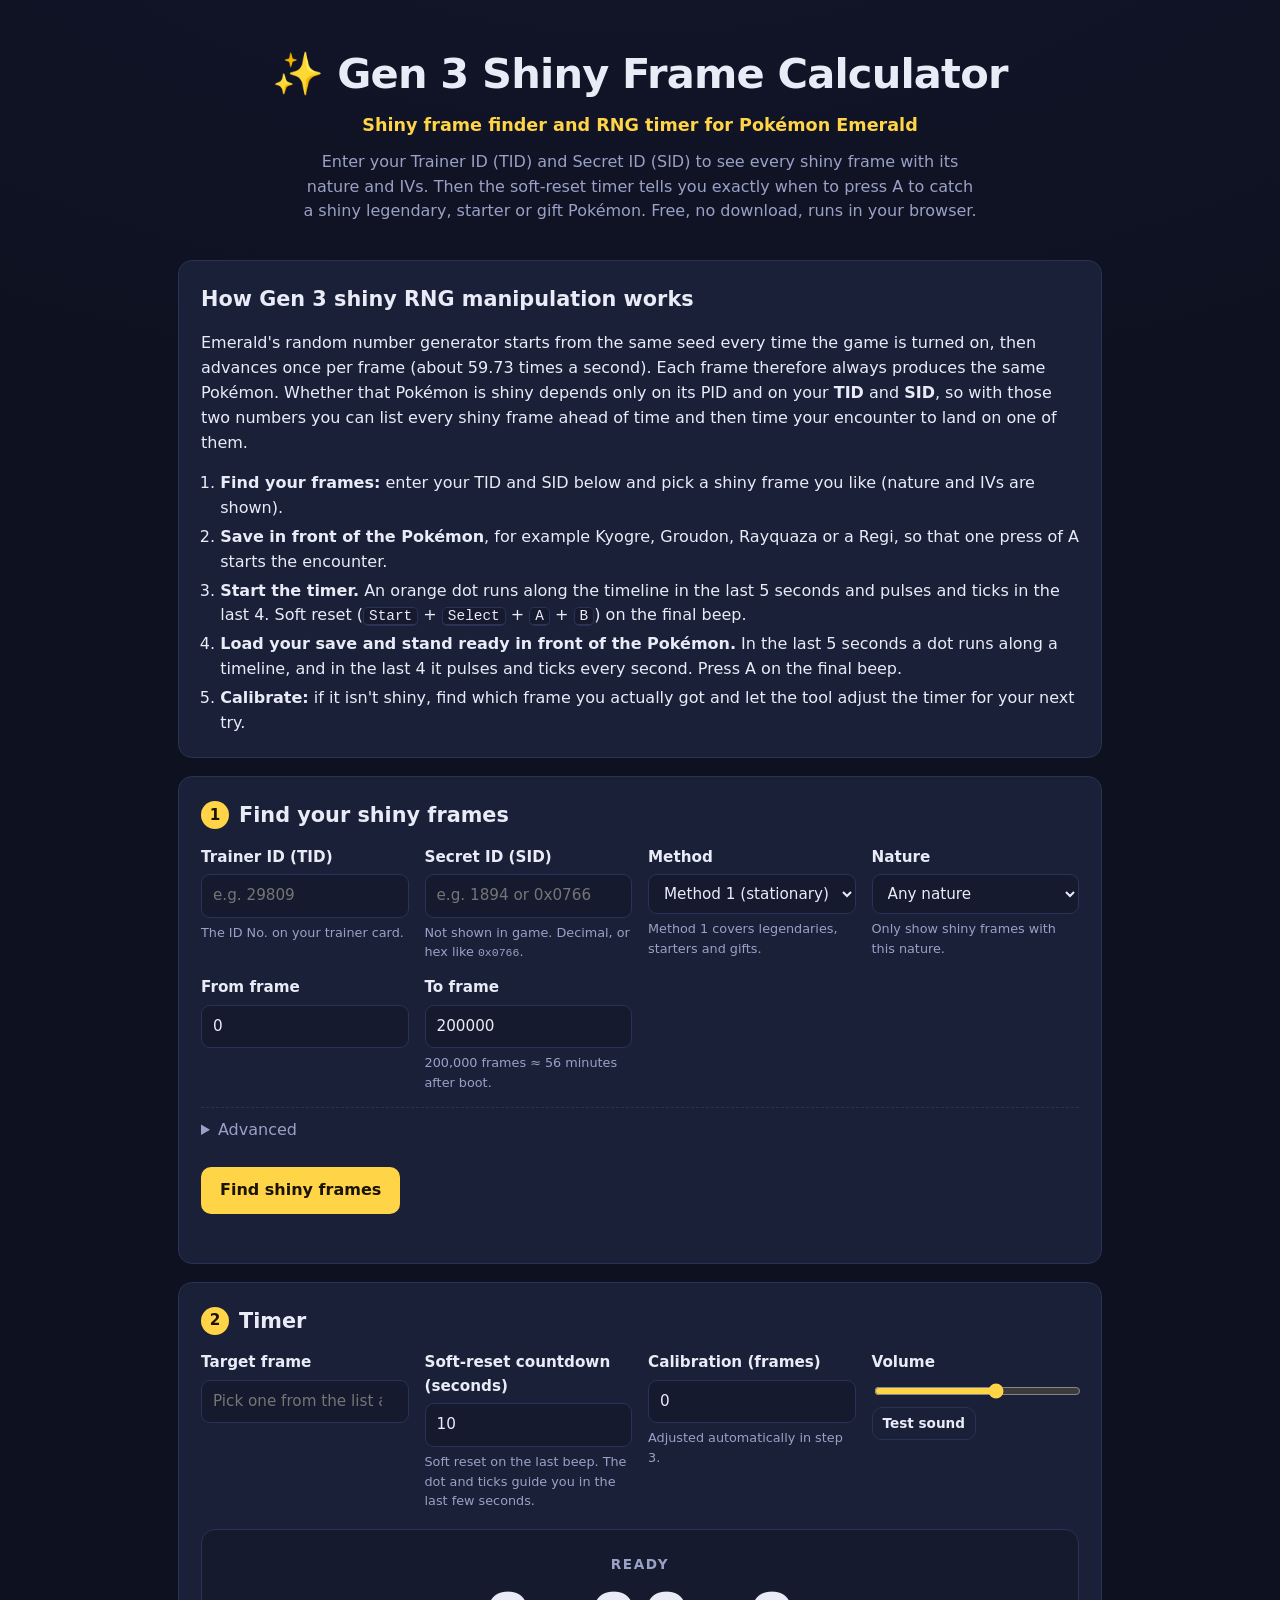
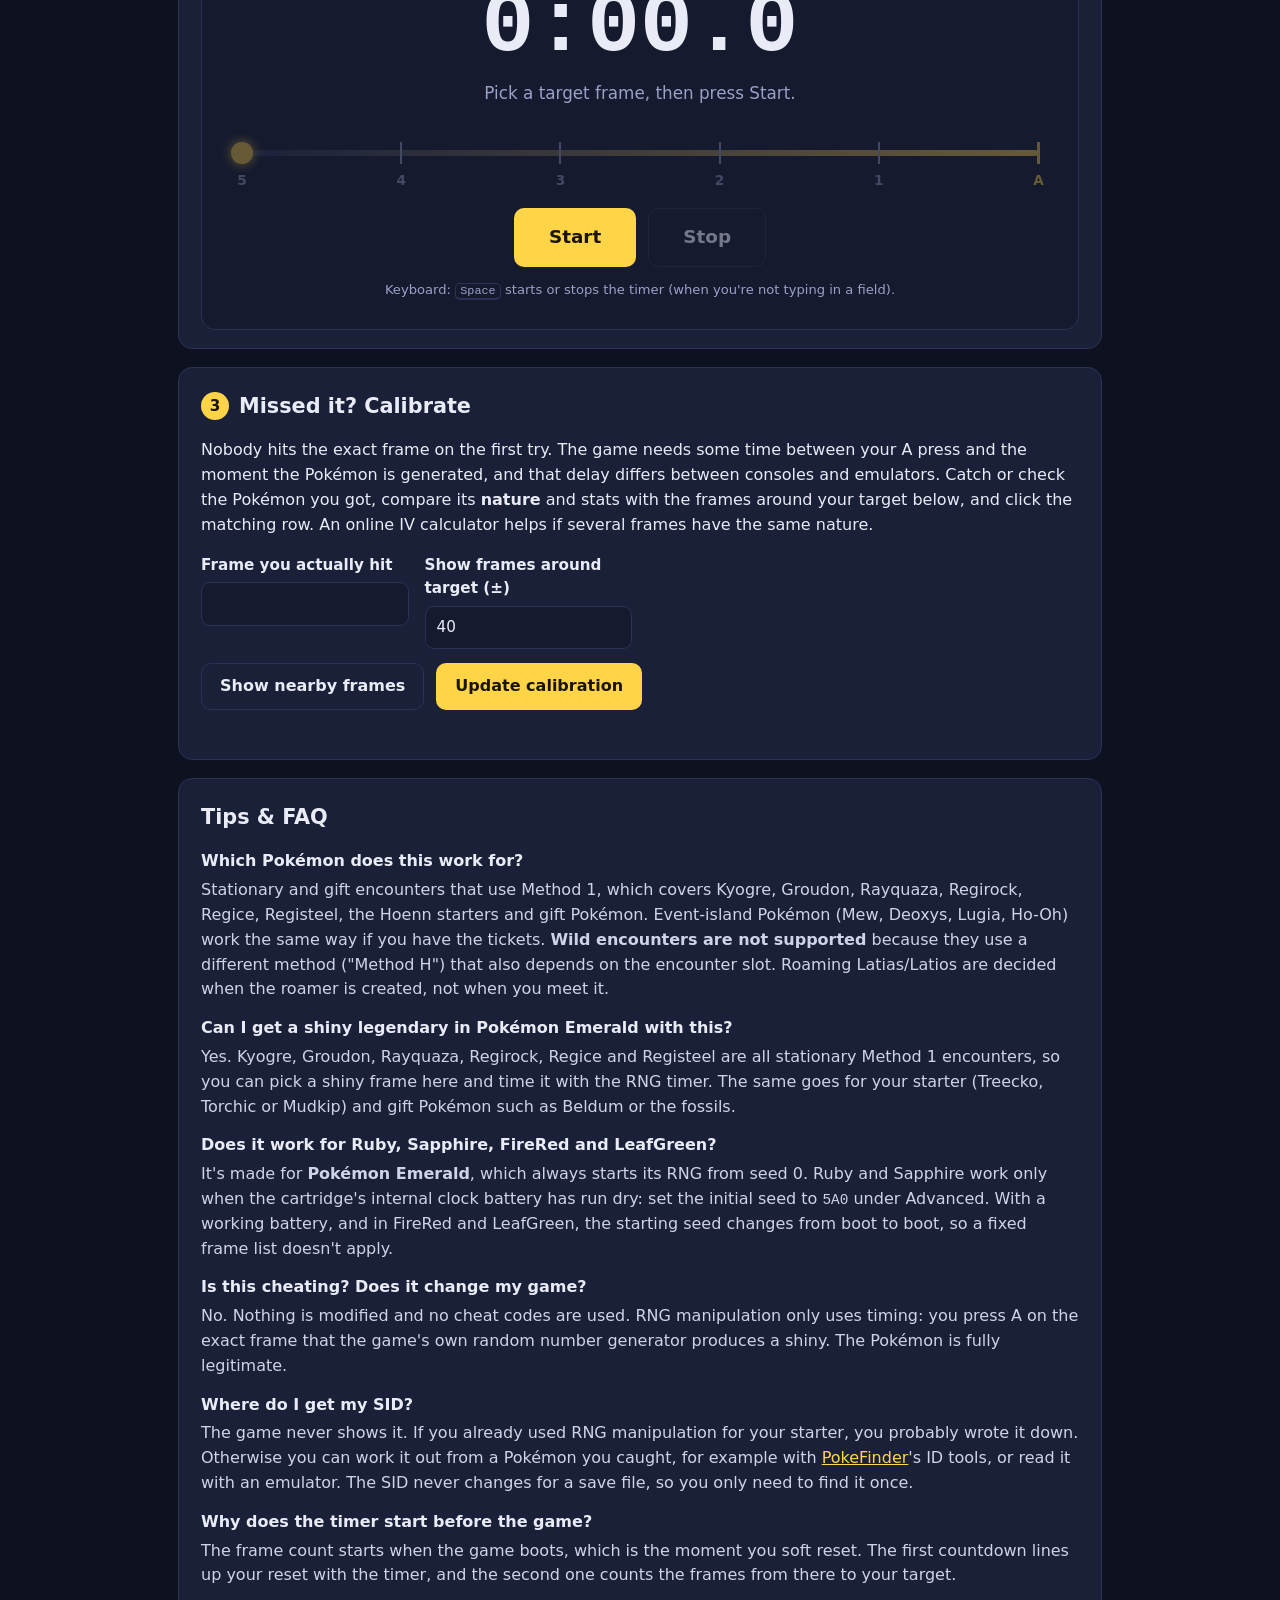
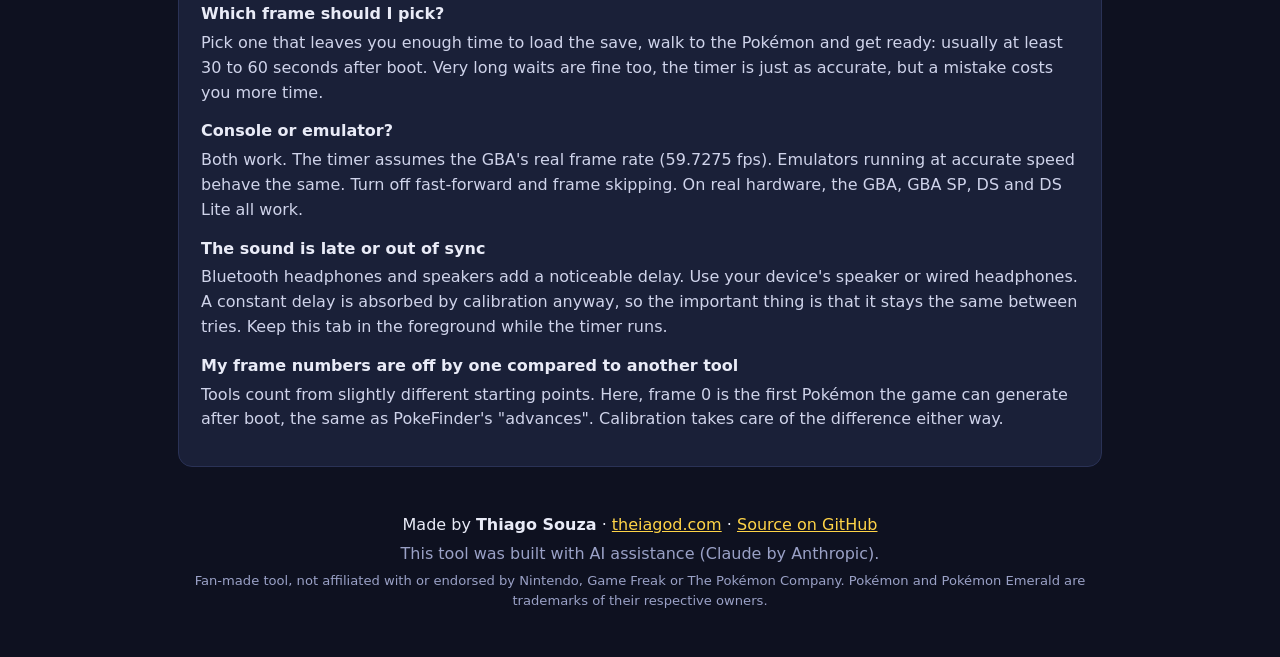
<file: index.html>
<!DOCTYPE html>
<html lang="en">
<head>
  <meta charset="utf-8">
  <meta name="viewport" content="width=device-width, initial-scale=1">
  <title>Gen 3 Shiny Frame Calculator &amp; RNG Timer for Pokémon Emerald</title>
  <meta name="description" content="Free Gen 3 shiny frame calculator for Pokémon Emerald. Enter your TID and SID to find every shiny frame with nature and IVs, then hit it with a soft-reset RNG timer with audio and visual cues.">
  <meta name="keywords" content="gen 3 shiny frame calculator, pokemon emerald shiny frame calculator, emerald rng manipulation, emerald rng timer, shiny legendary emerald, TID SID shiny, method 1 shiny frames, shiny Rayquaza, shiny Kyogre, shiny Groudon">
  <meta name="author" content="Thiago Souza">
  <meta name="robots" content="index, follow">
  <meta name="theme-color" content="#0e1120">
  <link rel="canonical" href="https://thiagobarrado99.github.io/shiny-frame-calculator/">

  <meta property="og:type" content="website">
  <meta property="og:site_name" content="Shiny Frame Calculator">
  <meta property="og:title" content="Gen 3 Shiny Frame Calculator &amp; RNG Timer (Pokémon Emerald)">
  <meta property="og:description" content="Find your shiny frames from your TID and SID, then hit them with a soft-reset timer. Free, runs in your browser.">
  <meta property="og:url" content="https://thiagobarrado99.github.io/shiny-frame-calculator/">
  <meta property="og:image" content="https://thiagobarrado99.github.io/shiny-frame-calculator/og-image.png">
  <meta property="og:image:width" content="1200">
  <meta property="og:image:height" content="630">
  <meta property="og:image:alt" content="Gen 3 Shiny Frame Calculator and RNG timer for Pokémon Emerald">
  <meta name="twitter:card" content="summary_large_image">
  <meta name="twitter:title" content="Gen 3 Shiny Frame Calculator &amp; RNG Timer (Pokémon Emerald)">
  <meta name="twitter:description" content="Find your shiny frames from your TID and SID, then hit them with a soft-reset timer.">
  <meta name="twitter:image" content="https://thiagobarrado99.github.io/shiny-frame-calculator/og-image.png">

  <link rel="icon" href="favicon.svg" type="image/svg+xml">
  <link rel="icon" href="favicon-48.png" sizes="48x48" type="image/png">
  <link rel="apple-touch-icon" href="apple-touch-icon.png">

  <script type="application/ld+json">
  {
    "@context": "https://schema.org",
    "@type": "WebApplication",
    "name": "Gen 3 Shiny Frame Calculator & RNG Timer",
    "alternateName": ["Pokémon Emerald Shiny Frame Calculator", "Emerald RNG Timer"],
    "url": "https://thiagobarrado99.github.io/shiny-frame-calculator/",
    "description": "Find every shiny frame for your Pokémon Emerald save from your Trainer ID (TID) and Secret ID (SID), with nature and IVs, then hit the frame with a two-stage soft-reset timer.",
    "applicationCategory": "GameApplication",
    "operatingSystem": "Any (web browser)",
    "inLanguage": "en",
    "isAccessibleForFree": true,
    "offers": { "@type": "Offer", "price": "0", "priceCurrency": "USD" },
    "author": { "@type": "Person", "name": "Thiago Souza", "url": "https://theiagod.com" },
    "keywords": "gen 3 shiny frame calculator, pokemon emerald rng, shiny frames, TID SID, RNG timer, method 1"
  }
  </script>
  <link rel="stylesheet" href="style.css">
</head>
<body>
  <header class="site-header">
    <div class="wrap">
      <h1><span class="sparkle" aria-hidden="true">✨</span> Gen 3 Shiny Frame Calculator</h1>
      <p class="subtitle">Shiny frame finder and RNG timer for Pokémon Emerald</p>
      <p class="tagline">Enter your Trainer ID (TID) and Secret ID (SID) to see every shiny frame with its nature and IVs.
        Then the soft-reset timer tells you exactly when to press A to catch a shiny legendary, starter or gift Pokémon.
        Free, no download, runs in your browser.</p>
    </div>
  </header>

  <main class="wrap">

    <section class="card intro">
      <h2>How Gen 3 shiny RNG manipulation works</h2>
      <p>
        Emerald's random number generator starts from the same seed every time the game is turned on, then advances once per frame
        (about 59.73 times a second). Each frame therefore always produces the same Pokémon. Whether that Pokémon is shiny depends only
        on its PID and on your <strong>TID</strong> and <strong>SID</strong>, so with those two numbers you can list every shiny frame
        ahead of time and then time your encounter to land on one of them.
      </p>
      <ol class="steps">
        <li><strong>Find your frames:</strong> enter your TID and SID below and pick a shiny frame you like (nature and IVs are shown).</li>
        <li><strong>Save in front of the Pokémon</strong>, for example Kyogre, Groudon, Rayquaza or a Regi, so that one press of A starts the encounter.</li>
        <li><strong>Start the timer.</strong> An orange dot runs along the timeline in the last 5 seconds and pulses and ticks in the last 4. Soft reset (<kbd>Start</kbd> + <kbd>Select</kbd> + <kbd>A</kbd> + <kbd>B</kbd>) on the final beep.</li>
        <li><strong>Load your save and stand ready in front of the Pokémon.</strong> In the last 5 seconds a dot runs along a timeline, and in the last 4 it pulses and ticks every second. Press A on the final beep.</li>
        <li><strong>Calibrate:</strong> if it isn't shiny, find which frame you actually got and let the tool adjust the timer for your next try.</li>
      </ol>
    </section>

    <!-- STEP 1 -->
    <section class="card" id="calc">
      <h2><span class="num">1</span> Find your shiny frames</h2>

      <form id="calc-form" class="grid" autocomplete="off">
        <label>Trainer ID (TID)
          <input id="tid" type="text" inputmode="numeric" required placeholder="e.g. 29809" spellcheck="false">
          <small>The ID No. on your trainer card.</small>
        </label>
        <label>Secret ID (SID)
          <input id="sid" type="text" required placeholder="e.g. 1894 or 0x0766" spellcheck="false">
          <small>Not shown in game. Decimal, or hex like <code>0x0766</code>.</small>
        </label>
        <label>Method
          <select id="method">
            <option value="1" selected>Method 1 (stationary)</option>
            <option value="2">Method 2</option>
            <option value="4">Method 4</option>
          </select>
          <small>Method 1 covers legendaries, starters and gifts.</small>
        </label>
        <label>Nature
          <select id="nature"><option value="-1">Any nature</option></select>
          <small>Only show shiny frames with this nature.</small>
        </label>
        <label>From frame
          <input id="min-adv" type="number" min="0" value="0">
        </label>
        <label>To frame
          <input id="max-adv" type="number" min="1" value="200000">
          <small>200,000 frames ≈ 56 minutes after boot.</small>
        </label>

        <details class="advanced span-all">
          <summary>Advanced</summary>
          <div class="grid">
            <label>Initial seed (hex)
              <input id="seed" type="text" value="0" spellcheck="false">
              <small>Emerald always starts at <code>0</code>. Ruby/Sapphire with a dry internal battery: <code>5A0</code>.</small>
            </label>
          </div>
        </details>

        <div class="span-all actions">
          <button type="submit" class="primary">Find shiny frames</button>
          <span id="tsv" class="muted"></span>
        </div>
      </form>

      <p id="calc-msg" class="msg" role="status"></p>
      <div class="table-wrap" id="results-wrap" hidden>
        <table id="results">
          <thead>
            <tr><th>Frame</th><th>Time after boot</th><th>Nature</th><th>IVs <small>HP/Atk/Def/SpA/SpD/Spe</small></th><th>Ability</th><th>PID</th><th></th></tr>
          </thead>
          <tbody></tbody>
        </table>
      </div>
    </section>

    <!-- STEP 2 -->
    <section class="card" id="timer">
      <h2><span class="num">2</span> Timer</h2>

      <div class="grid">
        <label>Target frame
          <input id="target" type="number" min="0" placeholder="Pick one from the list above">
        </label>
        <label>Soft-reset countdown (seconds)
          <input id="pre" type="number" min="0" max="120" step="1" value="10">
          <small>Soft reset on the last beep. The dot and ticks guide you in the last few seconds.</small>
        </label>
        <label>Calibration (frames)
          <input id="cal" type="number" step="1" value="0">
          <small>Adjusted automatically in step 3.</small>
        </label>
        <label>Volume
          <input id="volume" type="range" min="0" max="1" step="0.05" value="0.6">
          <button type="button" id="test-sound" class="ghost small">Test sound</button>
        </label>
      </div>

      <div class="timer-box" id="timer-box" data-phase="idle">
        <div class="phase" id="phase-label">Ready</div>
        <div class="clock" id="clock">0:00.0</div>
        <div class="hint" id="phase-hint">Pick a target frame, then press Start.</div>

        <div class="timeline" id="timeline" aria-hidden="true">
          <div class="track"></div>
          <div class="mark" style="left:0%"><span>5</span></div>
          <div class="mark" style="left:20%" data-k="4"><span>4</span></div>
          <div class="mark" style="left:40%" data-k="3"><span>3</span></div>
          <div class="mark" style="left:60%" data-k="2"><span>2</span></div>
          <div class="mark" style="left:80%" data-k="1"><span>1</span></div>
          <div class="mark final" style="left:100%" data-k="0"><span>A</span></div>
          <div class="dot" id="dot"></div>
        </div>

        <div class="timer-actions">
          <button type="button" id="start" class="primary big">Start</button>
          <button type="button" id="stop" class="ghost big" disabled>Stop</button>
        </div>
        <p class="muted center small-text">Keyboard: <kbd>Space</kbd> starts or stops the timer (when you're not typing in a field).</p>
      </div>
    </section>

    <!-- STEP 3 -->
    <section class="card" id="calibrate">
      <h2><span class="num">3</span> Missed it? Calibrate</h2>
      <p>
        Nobody hits the exact frame on the first try. The game needs some time between your A press and the moment the Pokémon is
        generated, and that delay differs between consoles and emulators. Catch or check the Pokémon you got, compare its
        <strong>nature</strong> and stats with the frames around your target below, and click the matching row.
        An online IV calculator helps if several frames have the same nature.
      </p>
      <div class="grid">
        <label>Frame you actually hit
          <input id="hit" type="number" min="0">
        </label>
        <label>Show frames around target (±)
          <input id="near-range" type="number" min="5" max="500" value="40">
        </label>
        <div class="actions span-all">
          <button type="button" id="show-near" class="ghost">Show nearby frames</button>
          <button type="button" id="apply-cal" class="primary">Update calibration</button>
        </div>
      </div>
      <p id="cal-msg" class="msg" role="status"></p>
      <div class="table-wrap" id="near-wrap" hidden>
        <table id="near">
          <thead>
            <tr><th>Frame</th><th>Offset</th><th>Nature</th><th>IVs <small>HP/Atk/Def/SpA/SpD/Spe</small></th><th>Shiny</th></tr>
          </thead>
          <tbody></tbody>
        </table>
      </div>
    </section>

    <section class="card guide">
      <h2>Tips &amp; FAQ</h2>
      <dl>
        <dt>Which Pokémon does this work for?</dt>
        <dd>
          Stationary and gift encounters that use Method 1, which covers Kyogre, Groudon, Rayquaza, Regirock, Regice, Registeel, the
          Hoenn starters and gift Pokémon. Event-island Pokémon (Mew, Deoxys, Lugia, Ho-Oh) work the same way if you have the tickets.
          <strong>Wild encounters are not supported</strong> because they use a different method ("Method H") that also depends on the
          encounter slot. Roaming Latias/Latios are decided when the roamer is created, not when you meet it.
        </dd>

        <dt>Can I get a shiny legendary in Pokémon Emerald with this?</dt>
        <dd>
          Yes. Kyogre, Groudon, Rayquaza, Regirock, Regice and Registeel are all stationary Method 1 encounters, so you can pick a
          shiny frame here and time it with the RNG timer. The same goes for your starter (Treecko, Torchic or Mudkip)
          and gift Pokémon such as Beldum or the fossils.
        </dd>

        <dt>Does it work for Ruby, Sapphire, FireRed and LeafGreen?</dt>
        <dd>
          It's made for <strong>Pokémon Emerald</strong>, which always starts its RNG from seed 0. Ruby and Sapphire work only when the
          cartridge's internal clock battery has run dry: set the initial seed to <code>5A0</code> under Advanced. With a working battery,
          and in FireRed and LeafGreen, the starting seed changes from boot to boot, so a fixed frame list doesn't apply.
        </dd>

        <dt>Is this cheating? Does it change my game?</dt>
        <dd>
          No. Nothing is modified and no cheat codes are used. RNG manipulation only uses timing: you press A on the exact frame that
          the game's own random number generator produces a shiny. The Pokémon is fully legitimate.
        </dd>

        <dt>Where do I get my SID?</dt>
        <dd>
          The game never shows it. If you already used RNG manipulation for your starter, you probably wrote it down. Otherwise you can
          work it out from a Pokémon you caught, for example with <a href="https://github.com/Admiral-Fish/PokeFinder" target="_blank" rel="noopener">PokeFinder</a>'s
          ID tools, or read it with an emulator. The SID never changes for a save file, so you only need to find it once.
        </dd>

        <dt>Why does the timer start before the game?</dt>
        <dd>
          The frame count starts when the game boots, which is the moment you soft reset. The first countdown lines up your reset with
          the timer, and the second one counts the frames from there to your target.
        </dd>

        <dt>Which frame should I pick?</dt>
        <dd>
          Pick one that leaves you enough time to load the save, walk to the Pokémon and get ready: usually at least 30 to 60 seconds after boot.
          Very long waits are fine too, the timer is just as accurate, but a mistake costs you more time.
        </dd>

        <dt>Console or emulator?</dt>
        <dd>
          Both work. The timer assumes the GBA's real frame rate (59.7275 fps). Emulators running at accurate speed behave the same.
          Turn off fast-forward and frame skipping. On real hardware, the GBA, GBA SP, DS and DS Lite all work.
        </dd>

        <dt>The sound is late or out of sync</dt>
        <dd>
          Bluetooth headphones and speakers add a noticeable delay. Use your device's speaker or wired headphones. A constant delay is
          absorbed by calibration anyway, so the important thing is that it stays the same between tries. Keep this tab in the foreground
          while the timer runs.
        </dd>

        <dt>My frame numbers are off by one compared to another tool</dt>
        <dd>
          Tools count from slightly different starting points. Here, frame 0 is the first Pokémon the game can generate after boot,
          the same as PokeFinder's "advances". Calibration takes care of the difference either way.
        </dd>
      </dl>
    </section>
  </main>

  <footer class="site-footer">
    <div class="wrap">
      <p>
        Made by <strong>Thiago Souza</strong> ·
        <a href="https://theiagod.com" target="_blank" rel="noopener">theiagod.com</a> ·
        <a href="https://github.com/thiagobarrado99/shiny-frame-calculator" target="_blank" rel="noopener">Source on GitHub</a>
      </p>
      <p class="muted">This tool was built with AI assistance (Claude by Anthropic).</p>
      <p class="muted small-text">
        Fan-made tool, not affiliated with or endorsed by Nintendo, Game Freak or The Pokémon Company.
        Pokémon and Pokémon Emerald are trademarks of their respective owners.
      </p>
    </div>
  </footer>

  <script src="app.js"></script>
</body>
</html>
</file>
<file: style.css>
:root {
  --bg: #0e1120;
  --bg2: #151a2e;
  --card: #1a2038;
  --line: #2a3256;
  --text: #e9ebf7;
  --muted: #9aa1c6;
  --accent: #ffd447;
  --accent-2: #ff9f43;
  --good: #4cd9a0;
  --bad: #ff6b81;
  --radius: 14px;
  color-scheme: dark;
}

* { box-sizing: border-box; }

html { scroll-behavior: smooth; }

body {
  margin: 0;
  font-family: system-ui, -apple-system, "Segoe UI", Roboto, sans-serif;
  background: radial-gradient(1200px 600px at 50% -200px, #23295040, transparent), var(--bg);
  color: var(--text);
  line-height: 1.55;
}

a { color: var(--accent); }
code, kbd {
  font-family: ui-monospace, SFMono-Regular, Menlo, Consolas, monospace;
  font-size: .9em;
}
kbd {
  background: var(--bg2);
  border: 1px solid var(--line);
  border-bottom-width: 2px;
  border-radius: 5px;
  padding: 0 .35em;
}

.wrap { max-width: 960px; margin: 0 auto; padding: 0 18px; }

.site-header { padding: 42px 0 18px; text-align: center; }
.site-header h1 { margin: 0 0 6px; font-size: clamp(1.8rem, 4vw, 2.6rem); letter-spacing: -.02em; }
.sparkle { display: inline-block; animation: twinkle 2.4s ease-in-out infinite; }
.subtitle { margin: 0 0 10px; font-size: 1.1rem; font-weight: 700; color: var(--accent); }
.tagline { margin: 0 auto; max-width: 680px; color: var(--muted); }

@keyframes twinkle {
  0%, 100% { transform: scale(1) rotate(0); opacity: 1; }
  50% { transform: scale(1.18) rotate(12deg); opacity: .8; }
}

.card {
  background: var(--card);
  border: 1px solid var(--line);
  border-radius: var(--radius);
  padding: 22px 22px 18px;
  margin: 18px 0;
}
.card h2 { margin: 0 0 14px; font-size: 1.3rem; display: flex; align-items: center; gap: 10px; }
.num {
  display: inline-grid; place-items: center;
  width: 28px; height: 28px; border-radius: 50%;
  background: var(--accent); color: #1a1400; font-size: .95rem; font-weight: 800;
}

.steps { padding-left: 1.2em; margin: 8px 0 0; }
.steps li { margin: 4px 0; }

.grid {
  display: grid;
  grid-template-columns: repeat(auto-fit, minmax(200px, 1fr));
  gap: 14px 16px;
}
.span-all { grid-column: 1 / -1; }

label { display: flex; flex-direction: column; gap: 5px; font-weight: 600; font-size: .95rem; }
label small, .muted { color: var(--muted); font-weight: 400; }
small { font-size: .8rem; }

input, select {
  font: inherit;
  font-weight: 400;
  color: var(--text);
  background: var(--bg2);
  border: 1px solid var(--line);
  border-radius: 9px;
  padding: 9px 11px;
  width: 100%;
}
input:focus, select:focus { outline: 2px solid var(--accent); outline-offset: 1px; }
input[type="range"] { padding: 0; accent-color: var(--accent); }

details.advanced { border-top: 1px dashed var(--line); padding-top: 10px; }
details.advanced summary { cursor: pointer; color: var(--muted); margin-bottom: 10px; }

.actions { display: flex; flex-wrap: wrap; align-items: center; gap: 12px; }

button {
  font: inherit; font-weight: 700;
  border-radius: 10px; border: 1px solid transparent;
  padding: 10px 18px; cursor: pointer;
  transition: transform .06s ease, filter .15s ease;
}
button:active { transform: translateY(1px); }
button:disabled { opacity: .45; cursor: not-allowed; }
button.primary { background: var(--accent); color: #1a1400; }
button.primary:hover:not(:disabled) { filter: brightness(1.08); }
button.ghost { background: transparent; color: var(--text); border-color: var(--line); }
button.ghost:hover:not(:disabled) { border-color: var(--accent); }
button.small { padding: 5px 10px; font-size: .85rem; align-self: flex-start; }
button.big { padding: 14px 34px; font-size: 1.15rem; }
button.use { padding: 4px 10px; font-size: .85rem; }

.msg { min-height: 1.2em; margin: 12px 0 0; }
.msg.error { color: var(--bad); }
.msg.ok { color: var(--good); }

.table-wrap { overflow: auto; max-height: 460px; margin-top: 12px; border: 1px solid var(--line); border-radius: 10px; }
table { width: 100%; border-collapse: collapse; font-size: .92rem; }
th, td { padding: 7px 10px; text-align: left; white-space: nowrap; border-bottom: 1px solid var(--line); }
thead th { position: sticky; top: 0; background: var(--bg2); z-index: 1; }
th small { color: var(--muted); font-weight: 400; }
tbody tr:hover { background: #ffffff08; }
td.mono { font-family: ui-monospace, SFMono-Regular, Menlo, Consolas, monospace; }
tr.is-target { background: #ffd44722 !important; }
tr.is-shiny td:last-child { color: var(--accent); font-weight: 700; }
#near tbody tr { cursor: pointer; }
.iv31 { color: var(--good); font-weight: 700; }
.iv0 { color: var(--bad); }

/* ---------- Timer ---------- */
.timer-box {
  margin-top: 18px;
  border-radius: var(--radius);
  border: 1px solid var(--line);
  background: var(--bg2);
  padding: 24px 18px 16px;
  text-align: center;
  transition: background .3s ease, border-color .3s ease;
}
.timer-box[data-phase="reset"] { border-color: var(--accent-2); }
.timer-box[data-phase="target"] { border-color: var(--accent); }
.timer-box.flash-reset { animation: flashReset .6s ease-out; }
.timer-box.flash-hit { animation: flashHit .8s ease-out; }

@keyframes flashReset { from { background: #ff9f4366; } to { background: var(--bg2); } }
@keyframes flashHit { from { background: #ffd44799; } to { background: var(--bg2); } }

.phase { text-transform: uppercase; letter-spacing: .12em; font-size: .85rem; color: var(--muted); font-weight: 700; }
.timer-box[data-phase="reset"] .phase { color: var(--accent-2); }
.timer-box[data-phase="target"] .phase { color: var(--accent); }
.clock {
  font-family: ui-monospace, SFMono-Regular, Menlo, Consolas, monospace;
  font-size: clamp(3rem, 12vw, 5.5rem);
  font-weight: 800;
  font-variant-numeric: tabular-nums;
  line-height: 1.1;
  margin: 4px 0;
}
.hint { color: var(--muted); min-height: 1.5em; font-size: 1.05rem; }
.timer-box[data-phase="hit"] .hint { color: var(--accent); font-weight: 800; font-size: 1.4rem; }

.timeline {
  position: relative;
  height: 64px;
  margin: 22px 22px 8px;
  opacity: .35;
  transition: opacity .3s ease;
}
.timeline.active { opacity: 1; }
.timeline .track {
  position: absolute; left: 0; right: 0; top: 22px; height: 6px;
  border-radius: 3px;
  background: linear-gradient(90deg, var(--line), var(--accent));
}
.timeline .mark {
  position: absolute; top: 14px; width: 2px; height: 22px;
  background: var(--muted);
  transform: translateX(-1px);
}
.timeline .mark span {
  position: absolute; top: 28px; left: 50%; transform: translateX(-50%);
  font-size: .85rem; font-weight: 700; color: var(--muted);
}
.timeline .mark.final { background: var(--accent); width: 3px; }
.timeline .mark.final span { color: var(--accent); }
.timeline .mark.lit span { color: var(--text); }
.timeline .mark.lit { background: var(--text); }

.dot {
  position: absolute; top: 25px; left: 0;
  width: 22px; height: 22px; margin: -11px 0 0 -11px;
  border-radius: 50%;
  background: var(--dot);
  box-shadow: 0 0 12px var(--dot);
  will-change: left, transform;
}
.timeline.pulsing .dot { animation: breathe .5s ease-in-out infinite alternate; }
.dot.beat { animation: beat .35s ease-out !important; }

@keyframes breathe {
  from { transform: scale(.85); box-shadow: 0 0 6px var(--dot); }
  to { transform: scale(1.05); box-shadow: 0 0 16px var(--dot); }
}
@keyframes beat {
  0% { transform: scale(1.9); box-shadow: 0 0 34px 10px var(--dot); background: #fff; }
  100% { transform: scale(1); box-shadow: 0 0 12px var(--dot); }
}

.timer-actions { display: flex; justify-content: center; gap: 12px; margin-top: 16px; }
.center { text-align: center; }
.small-text { font-size: .82rem; }

.guide dt { font-weight: 700; margin-top: 14px; }
.guide dd { margin: 4px 0 0; color: #cfd3ea; }

.site-footer { text-align: center; padding: 24px 0 42px; }
.site-footer p { margin: 4px 0; }

/* Soft-reset phase: same timeline, orange */
.timer-box[data-phase="reset"] .timeline .track { background: linear-gradient(90deg, var(--line), var(--accent-2)); }
.timer-box[data-phase="reset"] .timeline .mark.final { background: var(--accent-2); }
.timer-box[data-phase="reset"] .timeline .mark.final span { color: var(--accent-2); }
.timer-box[data-phase="reset"] .dot { --dot: var(--accent-2); background: var(--accent-2); }
.dot { --dot: var(--accent); }

@media (max-width: 560px) {
  .card { padding: 18px 14px 14px; }
  .timeline { margin: 22px 12px 8px; }
  button.big { padding: 12px 24px; }
}

@media (prefers-reduced-motion: reduce) {
  .sparkle { animation: none; }
  .timeline.pulsing .dot { animation: none; }
}
</file>
